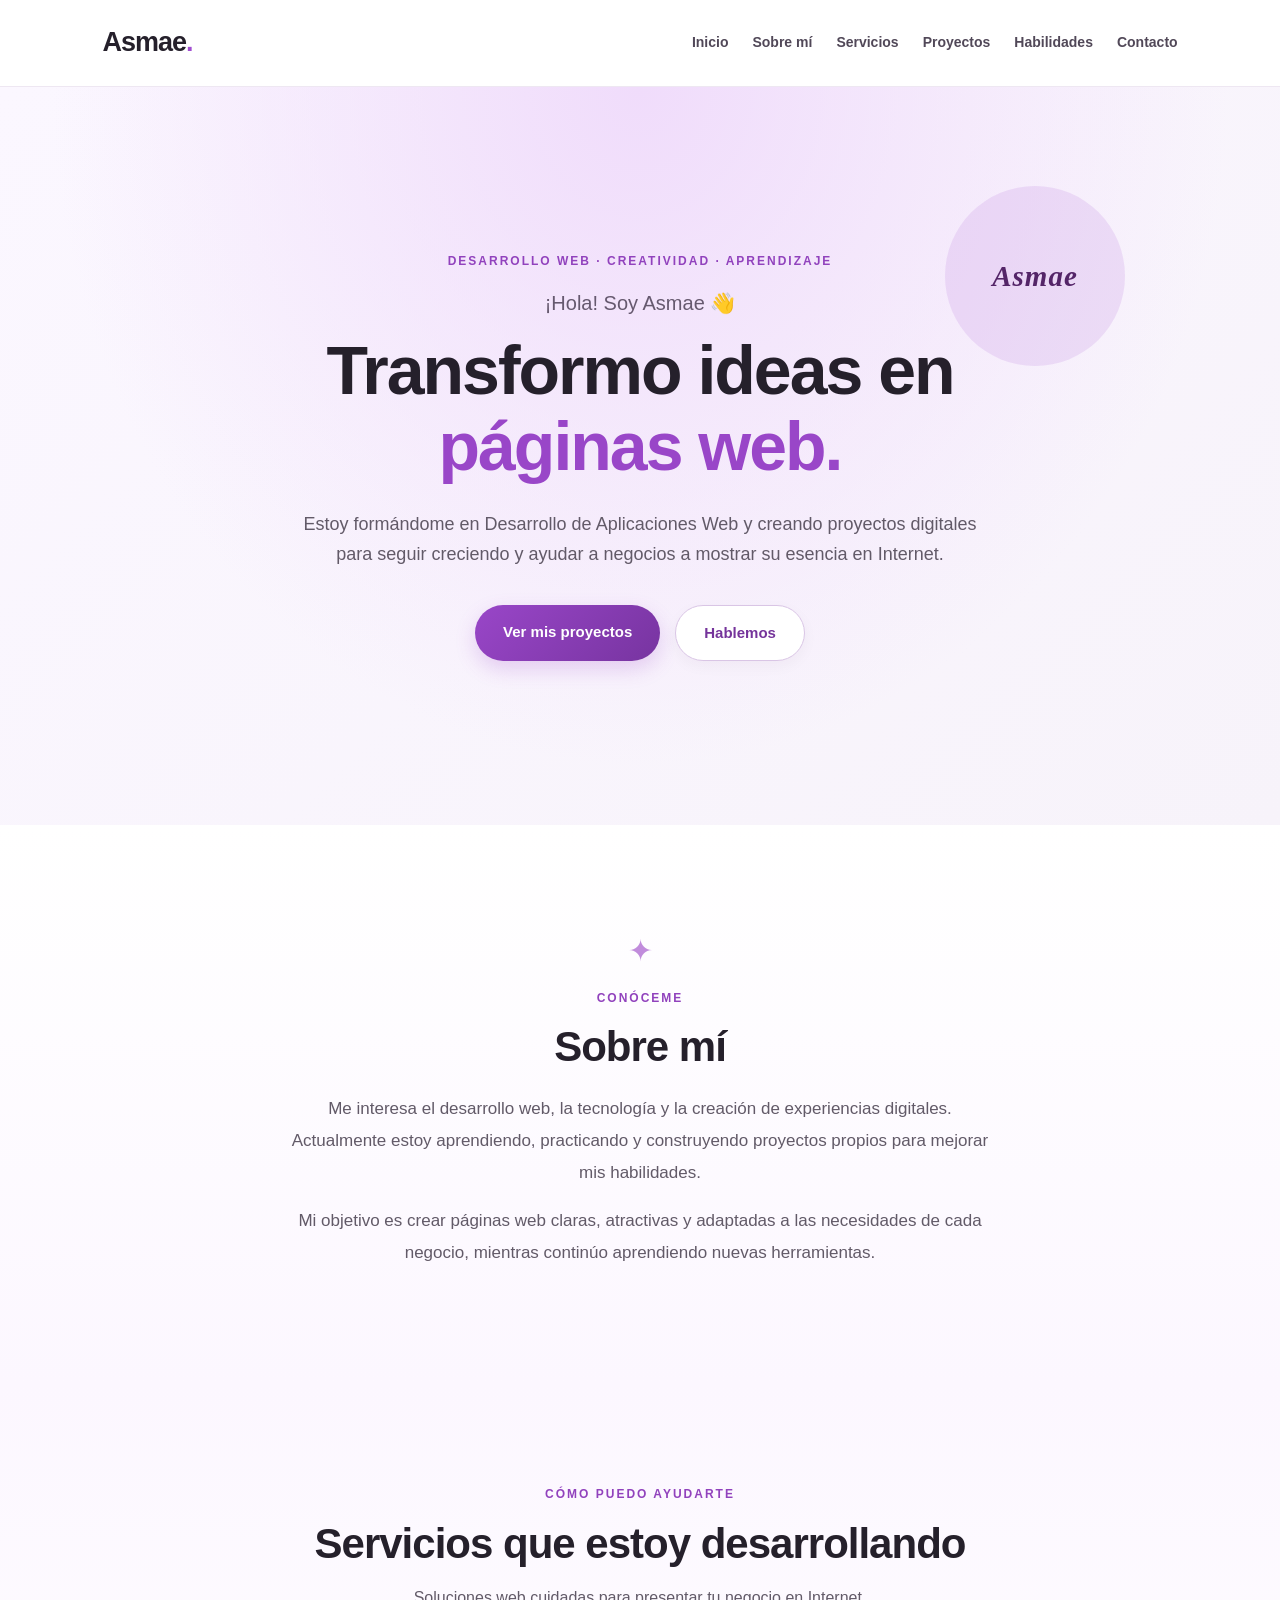
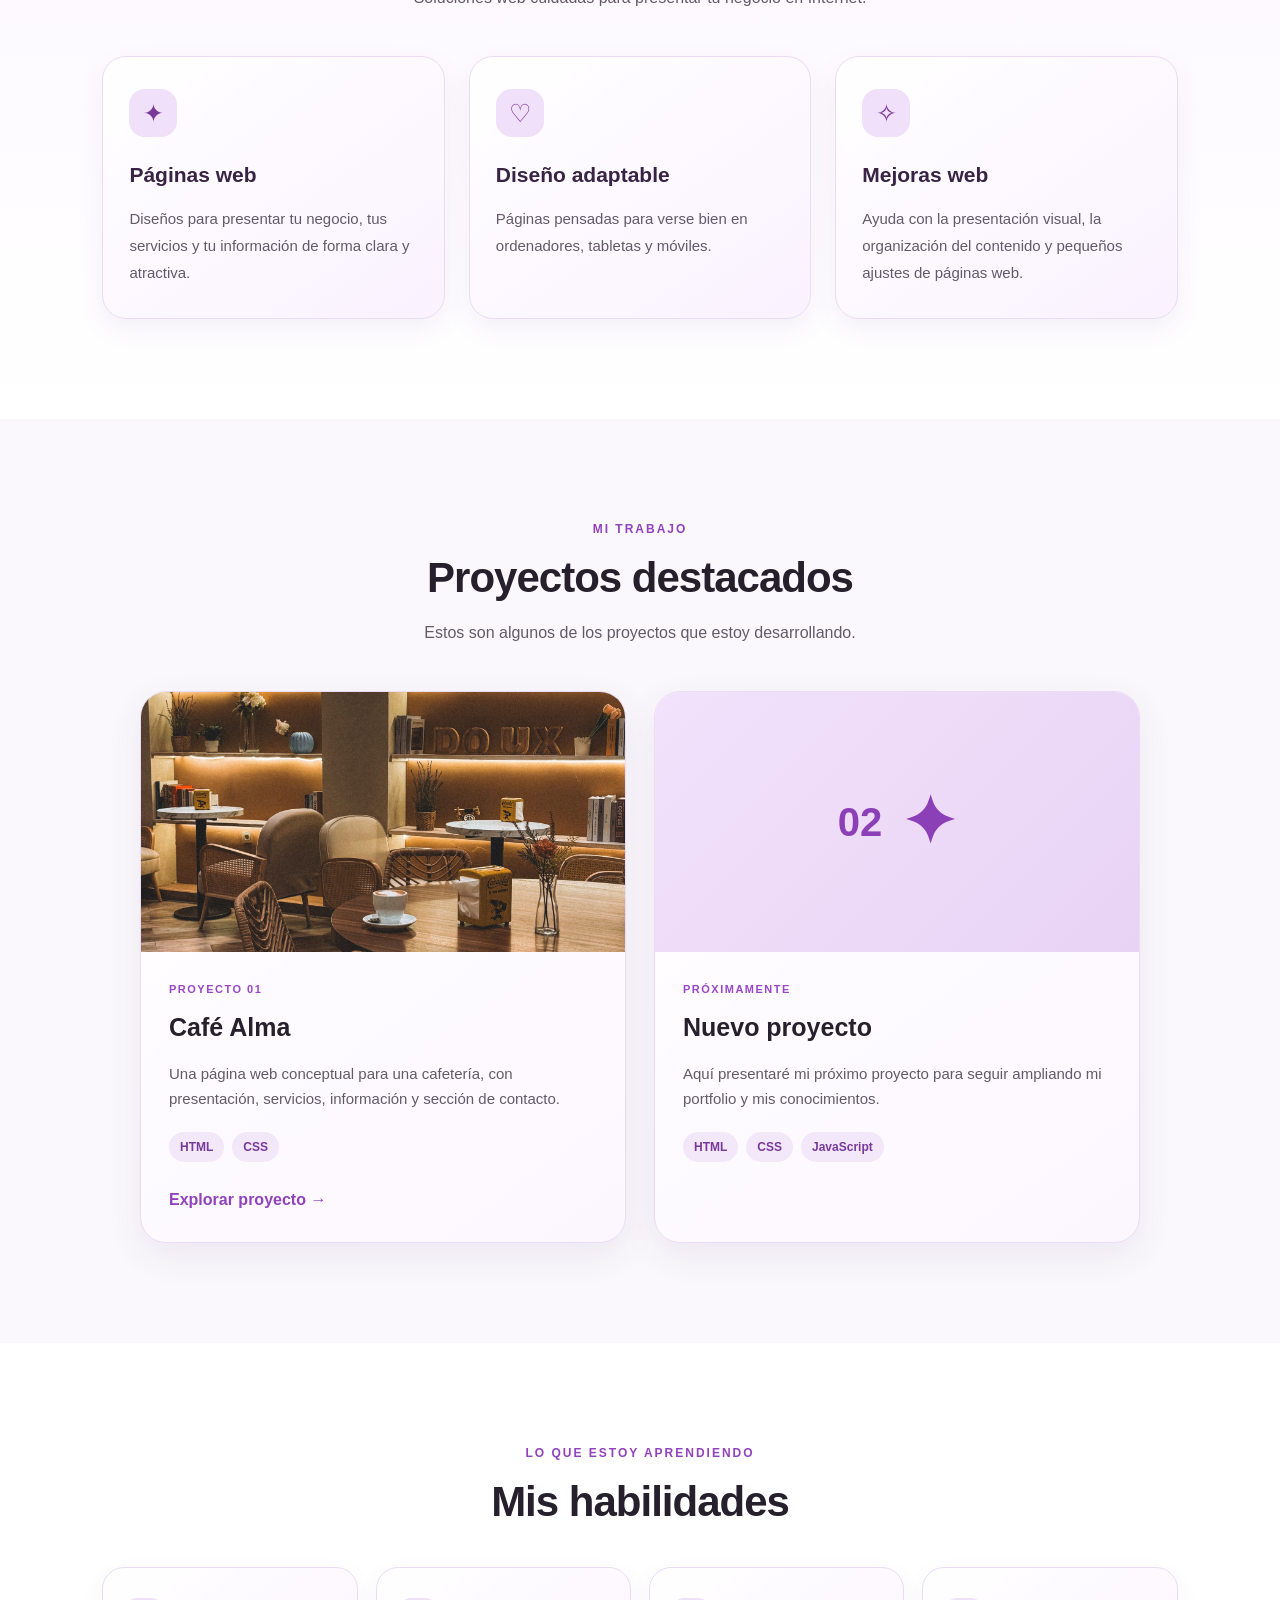
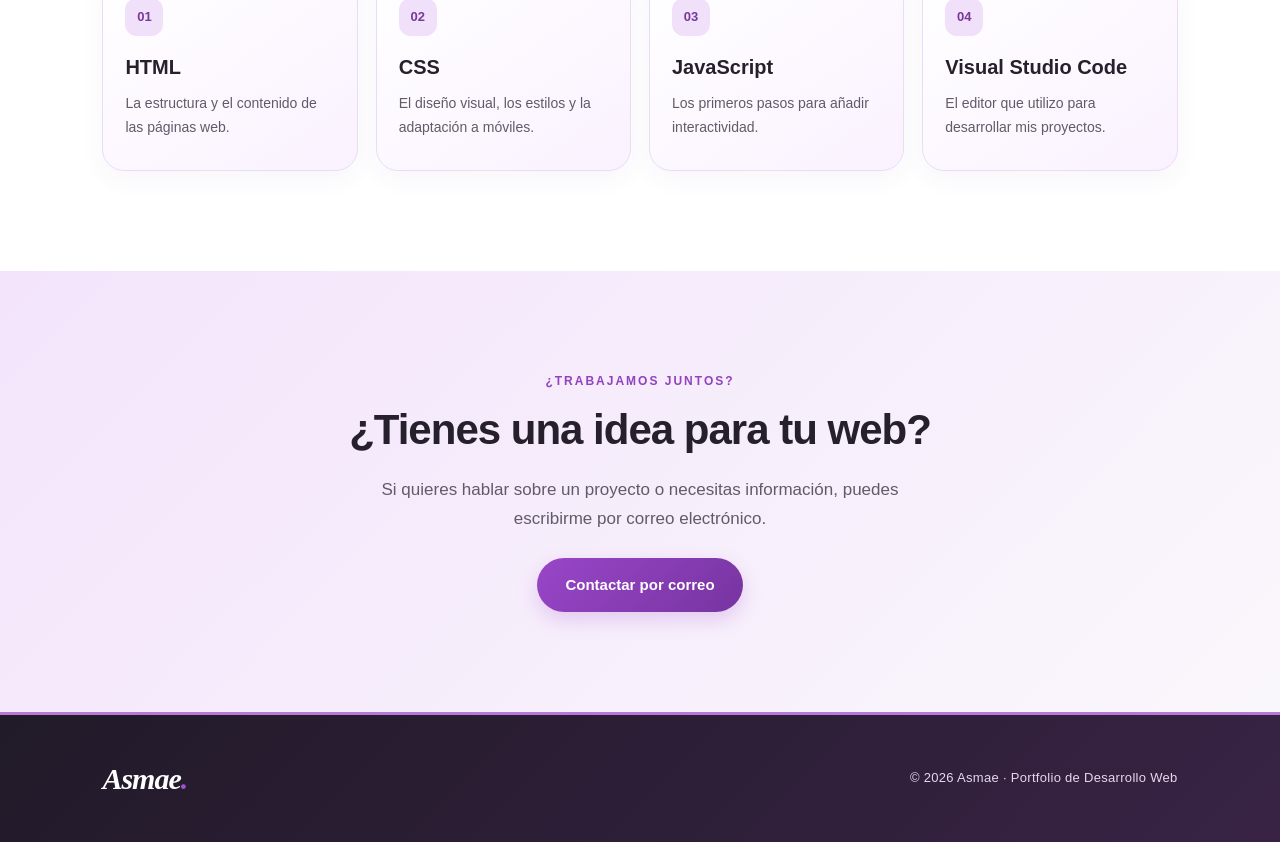
<file: index.html>
<!DOCTYPE html>
<html lang="es">
<head>
     <!-- Google tag (gtag.js) --> 
    <script async src="https://www.googletagmanager.com/gtag/js?id=G-H9QXKVHRRQ"></script>
    <script>
        window.dataLayer = window.dataLayer || [];
        function gtag(){dataLayer.push(arguments);}
        gtag('js', new Date());
        gtag('config', 'G-H9QXKVHRRQ');
    </script>
    
    <meta charset="UTF-8">
    <meta name="viewport" content="width=device-width, initial-scale=1.0">
    <meta name="description" content="Portfolio de Asmae, desarrolladora web en formación. Descubre sus proyectos y contacta para trabajar juntos.">
    <title>Asmae | Portfolio de Desarrollo Web</title>
    <link rel="stylesheet" href="style.css">
    <script src="script.js" defer></script>
</head>
<body>

    <header class="cabecera">
        <a href="#inicio" class="logo">Asmae<span>.</span></a>

        <nav aria-label="Navegación principal">
            <a href="#inicio">Inicio</a>
            <a href="#sobre-mi">Sobre mí</a>
            <a href="#servicios">Servicios</a>
            <a href="#proyectos">Proyectos</a>
            <a href="#habilidades">Habilidades</a>
            <a href="#contacto">Contacto</a>
        </nav>
    </header>

    <main>
        <section id="inicio" class="hero">
            <div class="hero-contenido">
                <p class="etiqueta">DESARROLLO WEB · CREATIVIDAD · APRENDIZAJE</p>
                <p class="saludo">¡Hola! Soy Asmae 👋</p>

                <h1>Transformo ideas en <span>páginas web.</span></h1>

                <p class="hero-descripcion">
                    Estoy formándome en Desarrollo de Aplicaciones Web
                    y creando proyectos digitales para seguir creciendo
                    y ayudar a negocios a mostrar su esencia en Internet.
                </p>

                <div class="hero-botones">
                    <a href="#proyectos" class="boton boton-principal">
                        Ver mis proyectos
                    </a>
                    <a href="#contacto" class="boton boton-secundario">
                        Hablemos
                    </a>
                </div>
            </div>
        </section>

        <section id="sobre-mi" class="seccion sobre-mi">
            <p class="etiqueta">CONÓCEME</p>
            <h2>Sobre mí</h2>

            <p>
                Me interesa el desarrollo web, la tecnología y la creación
                de experiencias digitales. Actualmente estoy aprendiendo,
                practicando y construyendo proyectos propios para mejorar
                mis habilidades.
            </p>

            <p>
                Mi objetivo es crear páginas web claras, atractivas y
                adaptadas a las necesidades de cada negocio, mientras
                continúo aprendiendo nuevas herramientas.
            </p>
        </section>
        <section id="servicios" class="seccion servicios">
            <p class="etiqueta">CÓMO PUEDO AYUDARTE</p>
            <h2>Servicios que estoy desarrollando</h2>
            <p class="introduccion">
                Soluciones web cuidadas para presentar tu negocio en Internet.
            </p>
            
            <div class="servicios-contenedor">
                <article class="servicio">
                    <span class="servicio-icono">✦</span>
                    <h3>Páginas web</h3>
                    <p>
                        Diseños para presentar tu negocio, tus servicios
                        y tu información de forma clara y atractiva.
                    </p>
                </article>
                
                <article class="servicio">
                    <span class="servicio-icono">♡</span>
                    <h3>Diseño adaptable</h3>
                    <p>
                        Páginas pensadas para verse bien en ordenadores,
                        tabletas y móviles.
                    </p>
                </article>
                
                <article class="servicio">
                    <span class="servicio-icono">✧</span>
                    <h3>Mejoras web</h3>
                    <p>
                        Ayuda con la presentación visual, la organización
                        del contenido y pequeños ajustes de páginas web.
                    </p>
                </article>
             </div>
        </section>

        <section id="proyectos" class="seccion proyectos">
            <p class="etiqueta">MI TRABAJO</p>
            <h2>Proyectos destacados</h2>
            <p class="introduccion">
                Estos son algunos de los proyectos que estoy desarrollando.
            </p>

            <div class="proyectos-contenedor">
                <article class="proyecto">
                    <img
                        src="img1/café-alma.jpg"
                        alt="Vista previa del proyecto web Café Alma"
                        loading="lazy"
                    >

                    <div class="proyecto-contenido">
                        <p class="numero-proyecto">PROYECTO 01</p>
                        <h3>Café Alma</h3>

                        <p>
                            Una página web conceptual para una cafetería,
                            con presentación, servicios, información y
                            sección de contacto.
                        </p>

                        <div class="etiquetas">
                            <span>HTML</span>
                            <span>CSS</span>
                        </div>

                        <a
                            href="../café-alma/index.html"
                            class="enlace-proyecto"
                            target="_blank"
                            rel="noopener noreferrer"
                        >
                            Explorar proyecto →
                        </a>
                    </div>
                </article>

                <article class="proyecto proyecto-futuro">
                    <div class="proyecto-placeholder">
                        <span>02</span>
                        <span class="icono-idea">✦</span>
                    </div>

                    <div class="proyecto-contenido">
                        <p class="numero-proyecto">PRÓXIMAMENTE</p>
                        <h3>Nuevo proyecto</h3>

                        <p>
                            Aquí presentaré mi próximo proyecto para seguir
                            ampliando mi portfolio y mis conocimientos.
                        </p>

                        <div class="etiquetas">
                            <span>HTML</span>
                            <span>CSS</span>
                            <span>JavaScript</span>
                        </div>
                    </div>
                </article>
            </div>
        </section>

        <section id="habilidades" class="seccion habilidades">
            <p class="etiqueta">LO QUE ESTOY APRENDIENDO</p>
            <h2>Mis habilidades</h2>

            <div class="habilidades-contenedor">
                <article class="habilidad">
                    <span class="habilidad-numero">01</span>
                    <h3>HTML</h3>
                    <p>La estructura y el contenido de las páginas web.</p>
                </article>

                <article class="habilidad">
                    <span class="habilidad-numero">02</span>
                    <h3>CSS</h3>
                    <p>El diseño visual, los estilos y la adaptación a móviles.</p>
                </article>

                <article class="habilidad">
                    <span class="habilidad-numero">03</span>
                    <h3>JavaScript</h3>
                    <p>Los primeros pasos para añadir interactividad.</p>
                </article>

                <article class="habilidad">
                    <span class="habilidad-numero">04</span>
                    <h3>Visual Studio Code</h3>
                    <p>El editor que utilizo para desarrollar mis proyectos.</p>
                </article>
            </div>
        </section>

        <section id="contacto" class="seccion contacto">
            <p class="etiqueta">¿TRABAJAMOS JUNTOS?</p>
            <h2>¿Tienes una idea para tu web?</h2>

            <p>
                Si quieres hablar sobre un proyecto o necesitas información,
                puedes escribirme por correo electrónico.
            </p>

            <a
                href="mailto:asmaeelmechmachi31@gmail.com"
                class="boton boton-principal"
            >
                Contactar por correo
            </a>
        </section>
    </main>

    <footer>
        <a href="#inicio" class="logo logo-footer">Asmae<span>.</span></a>
        <p>© 2026 Asmae · Portfolio de Desarrollo Web</p>
    </footer>

</body>
</html>
</file>
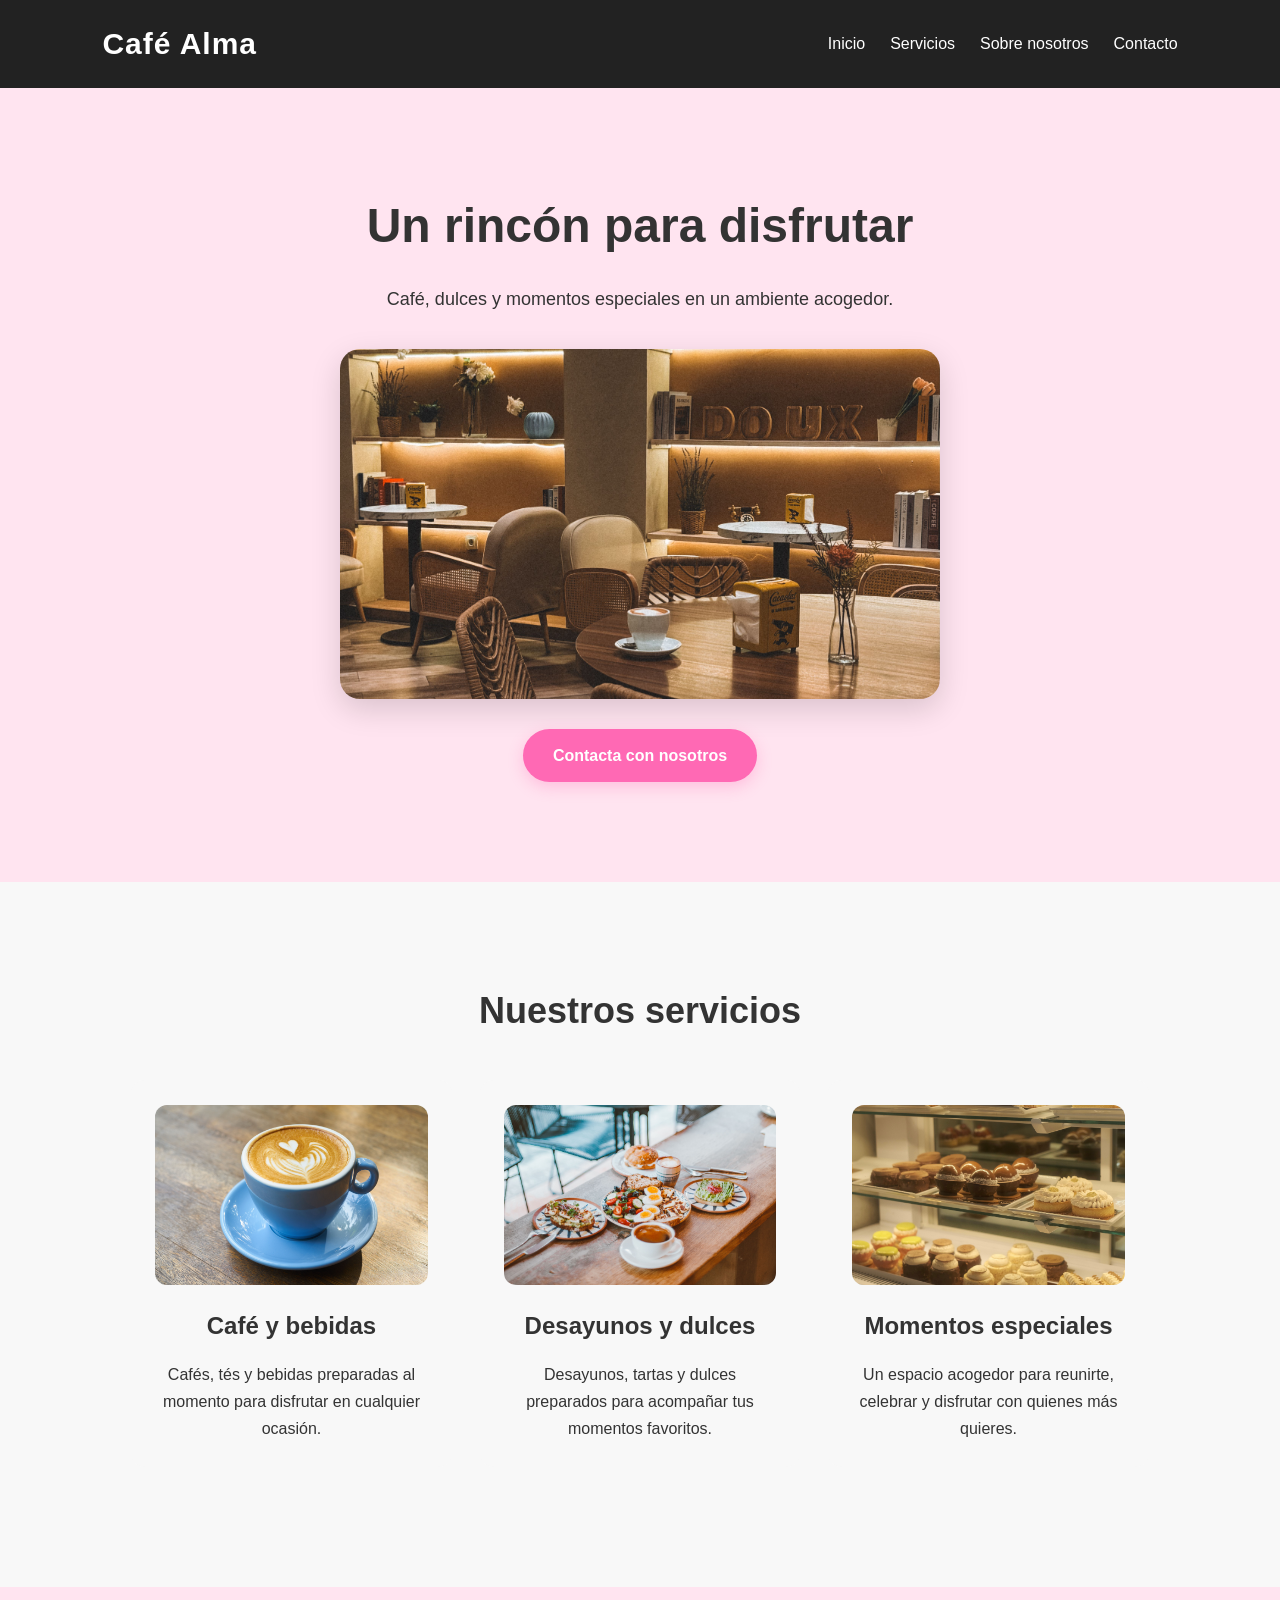
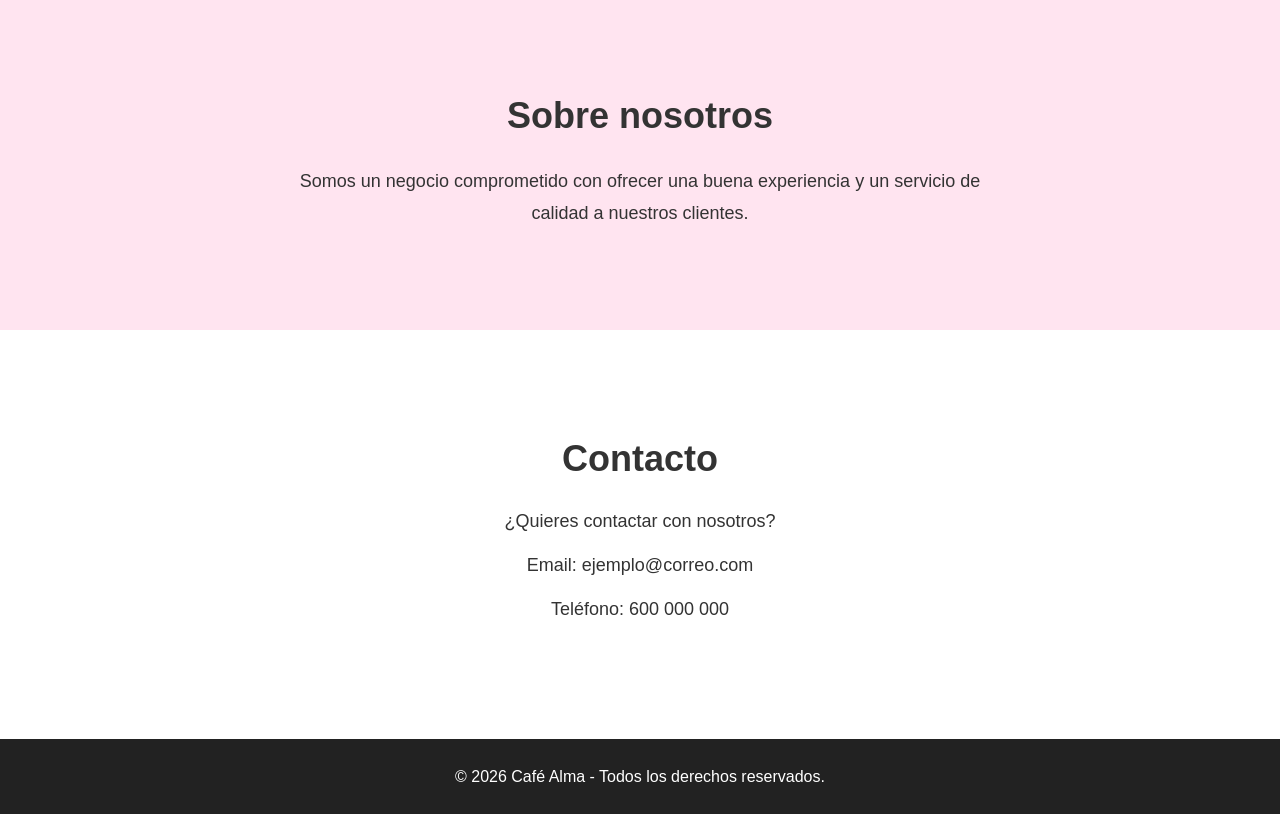
<file: café-alma/index.html>
<!DOCTYPE html>
<html lang="es">
<head>
    <meta charset="UTF-8">
    <meta name="viewport" content="width=device-width, initial-scale=1.0">
    <title> Café Alma </title>
    <link rel="stylesheet" href="style.css">
</head>

<body>

    <header>
        <h1>  Café Alma </h1>

        <nav>
            <a href="#inicio">Inicio</a>
            <a href="#servicios">Servicios</a>
            <a href="#nosotros">Sobre nosotros</a>
            <a href="#contacto">Contacto</a>
        </nav>
    </header>

    <main>

        <section id="inicio">
            <h2> Un rincón para disfrutar </h2>

            <p>
                Café, dulces y momentos especiales en un ambiente acogedor.
            </p>
            
            <img src="img/cafeteria-1.jpg" alt="Interior de Café Alma">

            <a href="#contacto" class="boton-contacto">Contacta con nosotros</a>
        </section>

        <section id="servicios">
            <h2>Nuestros servicios</h2>

            <div class="tarjeta-servicio">
                <img src="img/café.jpg" alt="Café preparado">
                <h3>Café y bebidas</h3>
                <p>Cafés, tés y bebidas preparadas al momento para disfrutar en cualquier ocasión.</p>
            </div>

            <div class="tarjeta-servicio">
                <img src="img/desayuno.jpg" alt="Desayuno">
                <h3>Desayunos y dulces</h3>
                <p>Desayunos, tartas y dulces preparados para acompañar tus momentos favoritos.</p>
            </div>

            <div class="tarjeta-servicio">
                <img src="img/dulcess.jpg" alt="Dulces y tartas">
                <h3>Momentos especiales</h3>
                <p>Un espacio acogedor para reunirte, celebrar y disfrutar con quienes más quieres.</p>
            </div>
        </section>

        <section id="nosotros">
            <h2>Sobre nosotros</h2>

            <p>
                Somos un negocio comprometido con ofrecer una buena experiencia
                y un servicio de calidad a nuestros clientes.
            </p>
        </section>

        <section id="contacto">
            <h2>Contacto</h2>

            <p>¿Quieres contactar con nosotros?</p>

            <p>Email: ejemplo@correo.com</p>

            <p>Teléfono: 600 000 000</p>
        </section>

    </main>

    <footer>
        <p>© 2026 Café Alma - Todos los derechos reservados.</p>
    </footer>

</body>
</html>
</file>
<file: style.css>
* {
    margin: 0;
    padding: 0;
    box-sizing: border-box;
}

html {
    scroll-behavior: smooth;
    scroll-padding-top: 100px;
}

body {
    font-family: "Trebuchet MS", sans-serif;
    background: #faf8fc;
    color: #25202b;
    line-height: 1.7;
}

a {
    -webkit-tap-highlight-color: transparent;
}

.cabecera {
    width: 100%;
    padding: 20px 8%;
    display: flex;
    justify-content: space-between;
    align-items: center;
    gap: 25px;
    background: rgba(255, 255, 255, 0.96);
    border-bottom: 1px solid #eee7f2;
    position: sticky;
    top: 0;
    z-index: 1000;
}

.logo {
    color: #25202b;
    font-size: 27px;
    font-weight: 800;
    text-decoration: none;
    letter-spacing: -1px;
}

.logo span {
    color: #a14ed0;
}

nav {
    display: flex;
    flex-wrap: wrap;
    gap: 24px;
}

nav a {
    color: #514858;
    font-size: 14px;
    font-weight: 600;
    text-decoration: none;
    transition: color 0.25s ease;
}

nav a:hover {
    color: #a14ed0;
}

.hero {
    min-height: 82vh;
    display: flex;
    align-items: center;
    justify-content: center;
    padding: 110px 8%;
    text-align: center;
    background:
        radial-gradient(ellipse at top, #f0dcfb 0%, transparent 65%),
        linear-gradient(135deg, #fbf7ff, #f7f3fa);
}


.hero-contenido {
    max-width: 900px;
    position: relative;
    padding: 45px 30px;
    animation: aparecer 0.9s ease both;
}

.hero-contenido::before {
    content: "Asmae";
    position: absolute;
    width: 180px;
    height: 180px;
    top: -20px;
    right: -35px;
    background: rgba(190, 130, 225, 0.20);
    border-radius: 50%;
    display: flex;
    align-items: center;
    justify-content: center;
    font-family: Georgia, "Times New Roman", serif;
    font-size: 29px;
    font-style: italic;
    font-weight: bold;
    letter-spacing: 1px;
    color: #542568;
    z-index: 0;
    pointer-events: none;
}

.hero-contenido > * {
    position: relative;
    z-index: 1;
}

@keyframes aparecer {
    from {
        opacity: 0;
        transform: translateY(18px);
    }

    to {
        opacity: 1;
        transform: translateY(0);
    }
}

.etiqueta {
    color: #9142bd;
    font-size: 12px;
    font-weight: 800;
    letter-spacing: 2px;
    margin-bottom: 14px;
}

.saludo {
    color: #66596f;
    font-size: 20px;
    margin-bottom: 12px;
}

.hero h1 {
    font-size: clamp(40px, 6vw, 68px);
    line-height: 1.12;
    letter-spacing: -2px;
    margin-bottom: 25px;
}

.hero h1 span {
    color: #9946c8;
}

.hero-descripcion {
    max-width: 680px;
    margin: 0 auto;
    color: #625a68;
    font-size: 18px;
}

.hero-botones {
    display: flex;
    flex-wrap: wrap;
    justify-content: center;
    gap: 15px;
    margin-top: 35px;
}


.boton {
    display: inline-block;
    padding: 14px 28px;
    border-radius: 30px;
    font-size: 15px;
    font-weight: 700;
    text-decoration: none;
    transition: transform 0.3s ease,
                background 0.3s ease,
                box-shadow 0.3s ease;
}

.boton:hover {
    transform: translateY(-4px);
}

.boton-principal {
    background: linear-gradient(135deg, #9946c8, #7734a0);
    color: white;
    box-shadow: 0 8px 20px rgba(153, 70, 200, 0.22);
}

.boton-principal:hover {
    background: linear-gradient(135deg, #853bb2, #642887);
    box-shadow: 0 12px 25px rgba(119, 52, 160, 0.32);
}

.boton-secundario {
    border: 1px solid #d9c5e5;
    color: #75349b;
    background: white;
    box-shadow: 0 5px 15px rgba(49, 24, 61, 0.04);
}

.boton-secundario:hover {
    background: #f5eafa;
    box-shadow: 0 8px 20px rgba(49, 24, 61, 0.10);
}

.seccion {
    padding: 100px 8%;
    text-align: center;
}

.seccion h2 {
    font-size: clamp(30px, 4vw, 42px);
    line-height: 1.2;
    margin-bottom: 20px;
    letter-spacing: -1px;
}

.sobre-mi {
    position: relative;
    background: linear-gradient(180deg, #ffffff 0%, #fcf7ff 100%);
    overflow: hidden;
}

.sobre-mi::before {
    content: "✦";
    display: block;
    color: #b779d6;
    font-size: 30px;
    margin-bottom: 12px;
    opacity: 0.85;
}

.sobre-mi > p:not(.etiqueta) {
    max-width: 700px;
    margin: 15px auto;
    color: #625a68;
    font-size: 17px;
    line-height: 1.9;
}

.introduccion {
    color: #625a68;
    margin-top: -5px;
}

.proyectos {
    background: #faf8fc;
}

.proyectos-contenedor {
    display: grid;
    grid-template-columns: repeat(2, minmax(0, 1fr));
    gap: 28px;
    max-width: 1000px;
    margin: 45px auto 0;
    text-align: left;
}

.proyecto {
    position: relative;
    overflow: hidden;
    background: linear-gradient(145deg, #ffffff, #fcf7ff);
    border: 1px solid #eadcf4;
    border-radius: 26px;
    box-shadow: 0 12px 35px rgba(104, 57, 128, 0.09);
    transition: transform 0.35s ease,
                box-shadow 0.35s ease,
                border-color 0.35s ease;
}

.proyecto:hover {
    transform: translateY(-8px);
    border-color: #d5b2ea;
    box-shadow: 0 22px 48px rgba(104, 57, 128, 0.17);
}

.proyecto > img,
.proyecto-placeholder {
    width: 100%;
    height: 260px;
}

.proyecto > img {
    display: block;
    object-fit: cover;
    object-position: center;
    transition: transform 0.6s ease;
}

.proyecto:hover > img {
    transform: scale(1.04);
}

.proyecto-contenido {
    padding: 28px;
}

.numero-proyecto {
    color: #9946c8;
    font-size: 11px;
    font-weight: 800;
    letter-spacing: 1.5px;
    margin-bottom: 8px;
}

.proyecto h3 {
    font-size: 25px;
    margin-bottom: 12px;
}

.proyecto-contenido > p:not(.numero-proyecto) {
    color: #625a68;
    font-size: 15px;
}

.etiquetas {
    display: flex;
    flex-wrap: wrap;
    gap: 8px;
    margin-top: 20px;
}

.etiquetas span {
    padding: 5px 11px;
    background: #f3e7fa;
    border-radius: 20px;
    color: #783a99;
    font-size: 12px;
    font-weight: 700;
}

.enlace-proyecto {
    display: inline-block;
    margin-top: 24px;
    color: #9142bd;
    font-weight: 700;
    text-decoration: none;
}

.enlace-proyecto:hover {
    color: #642a85;
}

.proyecto-placeholder {
    display: flex;
    align-items: center;
    justify-content: center;
    gap: 20px;
    background: linear-gradient(135deg, #f2e2fb, #e8d3f5);
    color: #8c40b7;
    font-size: 40px;
    font-weight: 800;
}

.icono-idea {
    font-size: 65px;
}

.habilidades {
    background: white;
}

.habilidades-contenedor {
    display: grid;
    grid-template-columns: repeat(4, minmax(0, 1fr));
    gap: 18px;
    max-width: 1100px;
    margin: 40px auto 0;
}

.habilidad {
    position: relative;
    padding: 30px 22px;
    text-align: left;
    background: linear-gradient(145deg, #ffffff, #faf2ff);
    border: 1px solid #eadcf4;
    border-radius: 22px;
    box-shadow: 0 8px 24px rgba(104, 57, 128, 0.05);
    transition: transform 0.3s ease,
                box-shadow 0.3s ease,
                border-color 0.3s ease;
}

.habilidad:hover {
    transform: translateY(-7px);
    border-color: #d5b2ea;
    box-shadow: 0 16px 32px rgba(104, 57, 128, 0.13);
}

.habilidad-numero {
    display: inline-flex;
    align-items: center;
    justify-content: center;
    width: 38px;
    height: 38px;
    border-radius: 12px;
    background: #f0e0fa;
    color: #783a99;
    font-size: 13px;
    font-weight: 800;
}

.habilidad h3 {
    margin: 14px 0 8px;
    font-size: 20px;
}

.habilidad p {
    color: #625a68;
    font-size: 14px;
}

.contacto {
    background: linear-gradient(135deg, #f3e4fb, #faf7fc);
}

.contacto > p:not(.etiqueta) {
    max-width: 600px;
    margin: 0 auto 25px;
    color: #625a68;
    font-size: 17px;
}

footer {
    position: relative;
    padding: 38px 8%;
    display: flex;
    flex-wrap: wrap;
    justify-content: space-between;
    align-items: center;
    gap: 18px;
    background: linear-gradient(135deg, #211a28, #382345);
    color: white;
    border-top: 3px solid #b779d6;
}

.logo-footer {
    color: white;
    font-family: Georgia, "Times New Roman", serif;
    font-style: italic;
    font-size: 30px;
}

footer p {
    color: #e6d8ee;
    font-size: 13px;
    letter-spacing: 0.3px;
}

.js section.animada {
    opacity: 0;
    transform: translateY(25px);
    transition: opacity 0.7s ease, transform 0.7s ease;
}

.js section.animada.visible {
    opacity: 1;
    transform: translateY(0);
}

@media (max-width: 900px) {
    .cabecera {
        padding: 18px 5%;
    }

    nav {
        gap: 14px;
    }

    .seccion,
    .hero {
        padding-left: 5%;
        padding-right: 5%;
    }

    .habilidades-contenedor {
        grid-template-columns: repeat(2, minmax(0, 1fr));
    }
}

@media (max-width: 650px) {
    .cabecera {
        flex-direction: column;
        gap: 12px;
    }

    nav {
        justify-content: center;
        gap: 10px 16px;
    }

    nav a {
        font-size: 13px;
    }

    .hero {
        min-height: 75vh;
        padding-top: 80px;
        padding-bottom: 80px;
    }

    .hero h1 {
        letter-spacing: -1px;
    }

    .hero-descripcion {
        font-size: 16px;
    }

    .seccion {
        padding-top: 75px;
        padding-bottom: 75px;
    }

    .proyectos-contenedor {
        grid-template-columns: 1fr;
    }

    .proyecto > img,
    .proyecto-placeholder {
        height: 200px;
    }

    .habilidades-contenedor {
        grid-template-columns: 1fr;
    }

    footer {
        justify-content: center;
        text-align: center;
    }
}

@media (prefers-reduced-motion: reduce) {
    html {
        scroll-behavior: auto;
    }

    *,
    *::before,
    *::after {
        transition-duration: 0.01ms !important;
        animation-duration: 0.01ms !important;
    }
}

.servicios {
    background: linear-gradient(180deg, #fcf7ff, #ffffff);
}

.servicios-contenedor {
    display: grid;
    grid-template-columns: repeat(3, minmax(0, 1fr));
    gap: 24px;
    max-width: 1100px;
    margin: 45px auto 0;
    text-align: left;
}

.servicio {
    padding: 32px 26px;
    background: linear-gradient(145deg, #ffffff, #faf2ff);
    border: 1px solid #eadcf4;
    border-radius: 24px;
    box-shadow: 0 10px 28px rgba(104, 57, 128, 0.07);
    transition: transform 0.3s ease, box-shadow 0.3s ease;
}

.servicio:hover {
    transform: translateY(-7px);
    box-shadow: 0 18px 38px rgba(104, 57, 128, 0.14);
}

.servicio-icono {
    display: inline-flex;
    align-items: center;
    justify-content: center;
    width: 48px;
    height: 48px;
    margin-bottom: 20px;
    border-radius: 16px;
    background: #f0e0fa;
    color: #783a99;
    font-size: 25px;
}

.servicio h3 {
    margin-bottom: 12px;
    color: #382345;
    font-size: 21px;
}

.servicio p {
    color: #625a68;
    font-size: 15px;
    line-height: 1.8;
}

@media (max-width: 800px) {
    .servicios-contenedor {
        grid-template-columns: 1fr;
        max-width: 520px;
    }
}

@media (max-width: 650px) {
    header {
        flex-direction: column;
        gap: 18px;
        padding: 20px;
    }

    nav {
        justify-content: center;
        gap: 12px 18px;
    }

    nav a {
        font-size: 13px;
    }
}

@media (max-width: 650px) {
    .hero-contenido::before {
        width: 120px;
        height: 120px;
        top: -10px;
        right: 0;
        font-size: 20px;
        opacity: 1;
    }
}
</file>
<file: café-alma/style.css>
* {
    margin: 0;
    padding: 0;
    box-sizing: border-box;
}

html {
    scroll-behavior: smooth;
}

body {
    font-family: Arial, sans-serif;
    background-color: #f8f8f8;
    color: #333;
    line-height: 1.6;
}


header {
    background-color: #222;
    color: white;
    padding: 20px 8%;
    display: flex;
    justify-content: space-between;
    align-items: center;
    position: sticky;
    top: 0;
    z-index: 1000;
}

header h1 {
    font-size: 30px;
    letter-spacing: 1px;
}

nav {
    display: flex;
    gap: 25px;
}

nav a {
    color: white;
    text-decoration: none;
    font-size: 16px;
    transition: 0.3s;
}

nav a:hover {
    color: #ff69b4;
    transform: translateY(-2px);
}


section {
    padding: 100px 8%;
    text-align: center;
}

section h2 {
    font-size: 36px;
    margin-bottom: 20px;
}


#inicio {
    min-height: 80vh;
    display: flex;
    flex-direction: column;
    justify-content: center;
    align-items: center;
    background-color: #ffe4f0;
}

#inicio h2 {
    font-size: 48px;
    max-width: 800px;
}

#inicio p {
    max-width: 600px;
    font-size: 18px;
    margin-bottom: 35px;
}

#inicio img {
    width: 600px;
    max-width: 90%;
    height: 350px;
    object-fit: cover;
    border-radius: 20px;
    margin-bottom: 30px;
    box-shadow: 0 10px 30px rgba(0, 0, 0, 0.15);
}

.boton-contacto {
    display: inline-block;
    background-color: #ff69b4;
    color: white;
    text-decoration: none;
    padding: 14px 30px;
    border-radius: 30px;
    font-size: 16px;
    cursor: pointer;
    transition: 0.3s;
    font-weight: bold;
    box-shadow: 0 5px 15px rgba(255, 105, 180, 0.3);
}

.boton-contacto:hover {
    background-color: #e0529d;
    transform: translateY(-3px);
}


#servicios > div {
    display: inline-block;
    width: 30%;
    margin: 20px 1%;
    padding: 25px;
    background-color: #f8f8f8;
    border-radius: 15px;
    vertical-align: top;
    transition: 0.3s;
    overflow: hidden;
}

#servicios > div:hover {
    transform: translateY(-8px);
    box-shadow: 0 10px 25px rgba(0, 0, 0, 0.1);
}

#servicios img {
    width: 100%;
    height: 180px;
    object-fit: cover;
    border-radius: 12px;
    margin-bottom: 15px;
}

#servicios img[src="img/cafe.jpg"] {
    object-position: center 65%;
}

#servicios img[src="img/dulcess.jpg"] {
    width: 100%;
    height: 180px;
    object-fit: cover;
    object-position: center;
    border-radius: 12px;
    margin-bottom: 15px;
}

#servicios h3 {
    margin-bottom: 15px;
    font-size: 24px;
}

#servicios p {
    font-size: 16px;
    line-height: 1.7;
}

#nosotros {
    background-color: #ffe4f0;
    padding: 100px 8%;
}

#nosotros p {
    max-width: 700px;
    margin: auto;
    font-size: 18px;
    line-height: 1.8;
}

#contacto {
    background-color: white;
    padding: 100px 8%;
}

#contacto p {
    margin: 15px 0;
    font-size: 18px;
}

footer {
    background-color: #222;
    color: white;
    text-align: center;
    padding: 25px;
}


@media (max-width: 768px) {

    header {
        flex-direction: column;
        gap: 15px;
    }

    nav {
        flex-wrap: wrap;
        justify-content: center;
        gap: 15px;
    }

    #inicio h2 {
        font-size: 36px;
    }

    #servicios > div {
        width: 90%;
        margin: 15px auto;
        display: block;
    }

    section {
        padding: 70px 5%;
    }
}
</file>
